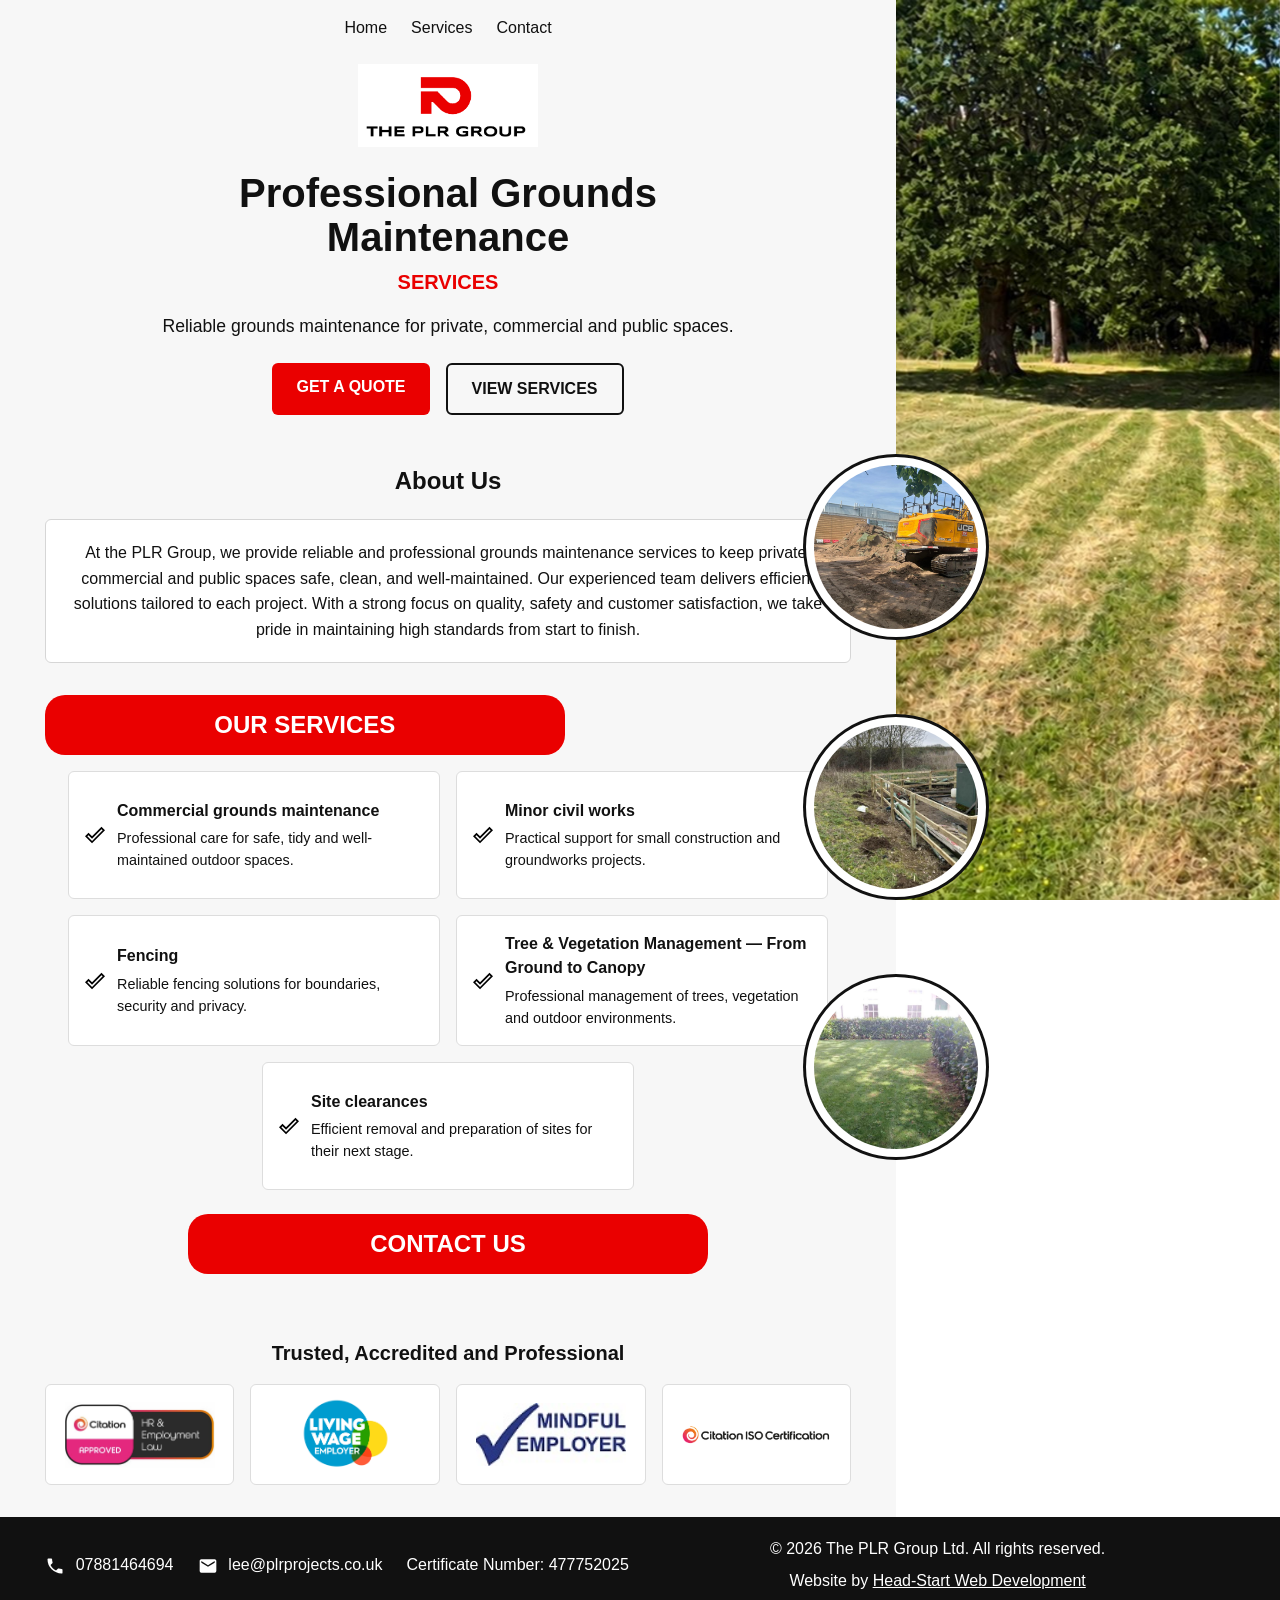
<file: index.html>
<!DOCTYPE html>
<html lang="en">
<head>
    <meta charset="UTF-8">
    <meta name="author" content="Ryan Thornton">
    <meta name="viewport" content="width=device-width, initial-scale=1.0">
    <title>PLRProjects.co.uk | Professional Grounds Maintenance</title>
    <meta name="description" content="The PLR Group provides professional grounds maintenance, minor civil works and site services for private, commercial and public spaces.">
    <meta name="robots" content="index, follow">
    <link rel="canonical" href="https://plrprojects.co.uk/">
    <meta property="og:type" content="website">
    <meta property="og:site_name" content="PLRProjects.co.uk">
    <meta property="og:title" content="PLRProjects.co.uk | Professional Grounds Maintenance">
    <meta property="og:description" content="Reliable grounds maintenance, minor civil works and site services from The PLR Group.">
    <meta property="og:url" content="https://plrprojects.co.uk/">
    <meta property="og:image" content="https://plrprojects.co.uk/images/home/transparent_logo.png">
    <meta property="og:image:alt" content="The PLR Group logo">
    <meta name="twitter:card" content="summary">
    <meta name="twitter:title" content="PLRProjects.co.uk | Professional Grounds Maintenance">
    <meta name="twitter:description" content="Reliable grounds maintenance, minor civil works and site services from The PLR Group.">
    <meta name="twitter:image" content="https://plrprojects.co.uk/images/home/transparent_logo.png">
    <meta name="twitter:image:alt" content="The PLR Group logo">
    <link rel="stylesheet" href="styles.css">
    <script type="application/ld+json">
    {
        "@context": "https://schema.org",
        "@graph": [
            {
                "@type": "Organization",
                "@id": "https://plrprojects.co.uk/#organization",
                "name": "The PLR Group Ltd",
                "url": "https://plrprojects.co.uk/",
                "logo": "https://plrprojects.co.uk/images/home/transparent_logo.png",
                "email": "lee@plrprojects.co.uk",
                "telephone": "+44 7881 464694",
                "contactPoint": {
                    "@type": "ContactPoint",
                    "contactType": "customer service",
                    "email": "lee@plrprojects.co.uk",
                    "telephone": "+44 7881 464694"
                }
            },
            {
                "@type": "WebSite",
                "@id": "https://plrprojects.co.uk/#website",
                "url": "https://plrprojects.co.uk/",
                "name": "PLRProjects.co.uk",
                "publisher": {
                    "@id": "https://plrprojects.co.uk/#organization"
                }
            }
        ]
    }
    </script>
</head>
<body>
<header class="main-header hero">
    <nav>
        <ul>
            <li><a href="index.html">Home</a></li>
            <li><a href="services.html">Services</a></li>
            <li><a href="contact.html">Contact</a></li>
        </ul>
    </nav>
    <div class="hero-content">
        <img class="logo" id="logo" src="./images/home/logo.png" alt="The PLR Group logo" width="2309" height="1060" decoding="async">
        <h1 class="main-heading">Professional Grounds Maintenance</h1>
        <p class="sub-heading">SERVICES</p>
        <p class="hero-intro">Reliable grounds maintenance for private, commercial and public spaces.</p>
        <div class="hero-actions">
            <a class="button-primary" href="contact.html">Get a Quote</a>
            <a class="button-secondary" href="services.html">View Services</a>
        </div>
    </div>
</header>
<main>
    <section class="about-section" aria-labelledby="about-heading">
        <h2 id="about-heading" class="section-heading">About Us</h2>
        <p class="about-copy">At the PLR Group, we provide reliable and professional grounds maintenance services to keep private, commercial and 
            public spaces safe, clean, and well-maintained. Our experienced team delivers efficient solutions tailored to each project.
            With a strong focus on quality, safety and customer satisfaction, we take pride in maintaining high standards from start to finish.
        </p>
    </section>
    <section class="our-services" aria-label="Our services">
        <div class="section-heading">
            <a class="section-button" href="services.html">Our Services</a>
            <div class="service-list">
                <article class="service-card">
                    <img src="./images/svgs/check-outline.svg" alt="" width="24" height="24" decoding="async">
                    <div>
                        <h3>Commercial grounds maintenance</h3>
                        <p>Professional care for safe, tidy and well-maintained outdoor spaces.</p>
                    </div>
                </article>
                <article class="service-card">
                    <img src="./images/svgs/check-outline.svg" alt="" width="24" height="24" decoding="async">
                    <div>
                        <h3>Minor civil works</h3>
                        <p>Practical support for small construction and groundworks projects.</p>
                    </div>
                </article>
                <article class="service-card">
                    <img src="./images/svgs/check-outline.svg" alt="" width="24" height="24" decoding="async">
                    <div>
                        <h3>Fencing</h3>
                        <p>Reliable fencing solutions for boundaries, security and privacy.</p>
                    </div>
                </article>
                <article class="service-card">
                    <img src="./images/svgs/check-outline.svg" alt="" width="24" height="24" decoding="async">
                    <div>
                        <h3>Tree &amp; Vegetation Management — From Ground to Canopy</h3>
                        <p>Professional management of trees, vegetation and outdoor environments.</p>
                    </div>
                </article>
                <article class="service-card">
                    <img src="./images/svgs/check-outline.svg" alt="" width="24" height="24" decoding="async">
                    <div>
                        <h3>Site clearances</h3>
                        <p>Efficient removal and preparation of sites for their next stage.</p>
                    </div>
                </article>
            </div>
        </div>
    </section>
    <div class="cta">
        <a class="button-primary" href="contact.html">Contact Us</a>
    </div>
    <section class="trust-section" aria-labelledby="trust-heading">
        <h2 id="trust-heading">Trusted, Accredited and Professional</h2>
        <div class="trust-grid">
            <div class="trust-card">
                <img src="./images/home/hr law.png" alt="HR Law accreditation" width="611" height="268" loading="lazy" decoding="async">
            </div>
            <div class="trust-card">
                <img src="./images/home/living_wage.png" alt="Living Wage accreditation" width="825" height="678" loading="lazy" decoding="async">
            </div>
            <div class="trust-card">
                <img src="./images/home/mindful_employer.png" alt="Mindful Employer accreditation" width="121" height="51" loading="lazy" decoding="async">
            </div>
            <div class="trust-card">
                <img src="./images/home/iso_cert.png" alt="ISO certification" width="1792" height="292" loading="lazy" decoding="async">
            </div>
        </div>
    </section>
</main>

<section class="machine-gallery" aria-label="Recent project work and equipment">
    <div class="machine-circle">
        <img src="./images/home/jcb.jpg" alt="JCB excavator at work" width="1600" height="1200" loading="lazy" decoding="async">
    </div>
    <div class="machine-circle">
        <img src="./images/home/defra-fence-photo-2.jpg" alt="Fence installation beside a rural drainage area" width="851" height="1027" loading="lazy" decoding="async">
    </div>
    <div class="machine-circle">
        <img src="./images/home/lower-mill-apartments-cut-grass-photo-1.jpg" alt="Freshly cut grass and maintained planting at Lower Mill Apartments" width="855" height="877" loading="lazy" decoding="async">
    </div>
</section>

<footer class="footer-section">
            <div class="footer-bottom">
                <div class="contact-info">
<p><img src="./images/svgs/phone.svg" alt="Telephone" width="24" height="24" loading="lazy" decoding="async"> 07881464694</p>
<p><img src="./images/svgs/email.svg" alt="Email" width="24" height="24" loading="lazy" decoding="async"> lee@plrprojects.co.uk</p>
<p>Certificate Number: 477752025</p>
</div>
            <p>&copy; <span id="year"></span> The PLR Group Ltd. All rights reserved.</p>
            <p>Website by <a href="https://www.head-startwebdevelopment.co.uk" target="_blank" rel="noopener noreferrer">Head-Start Web Development</a></p>
        </div>
</footer>
<script src="script.js"></script>
</body>
</html>
</file>
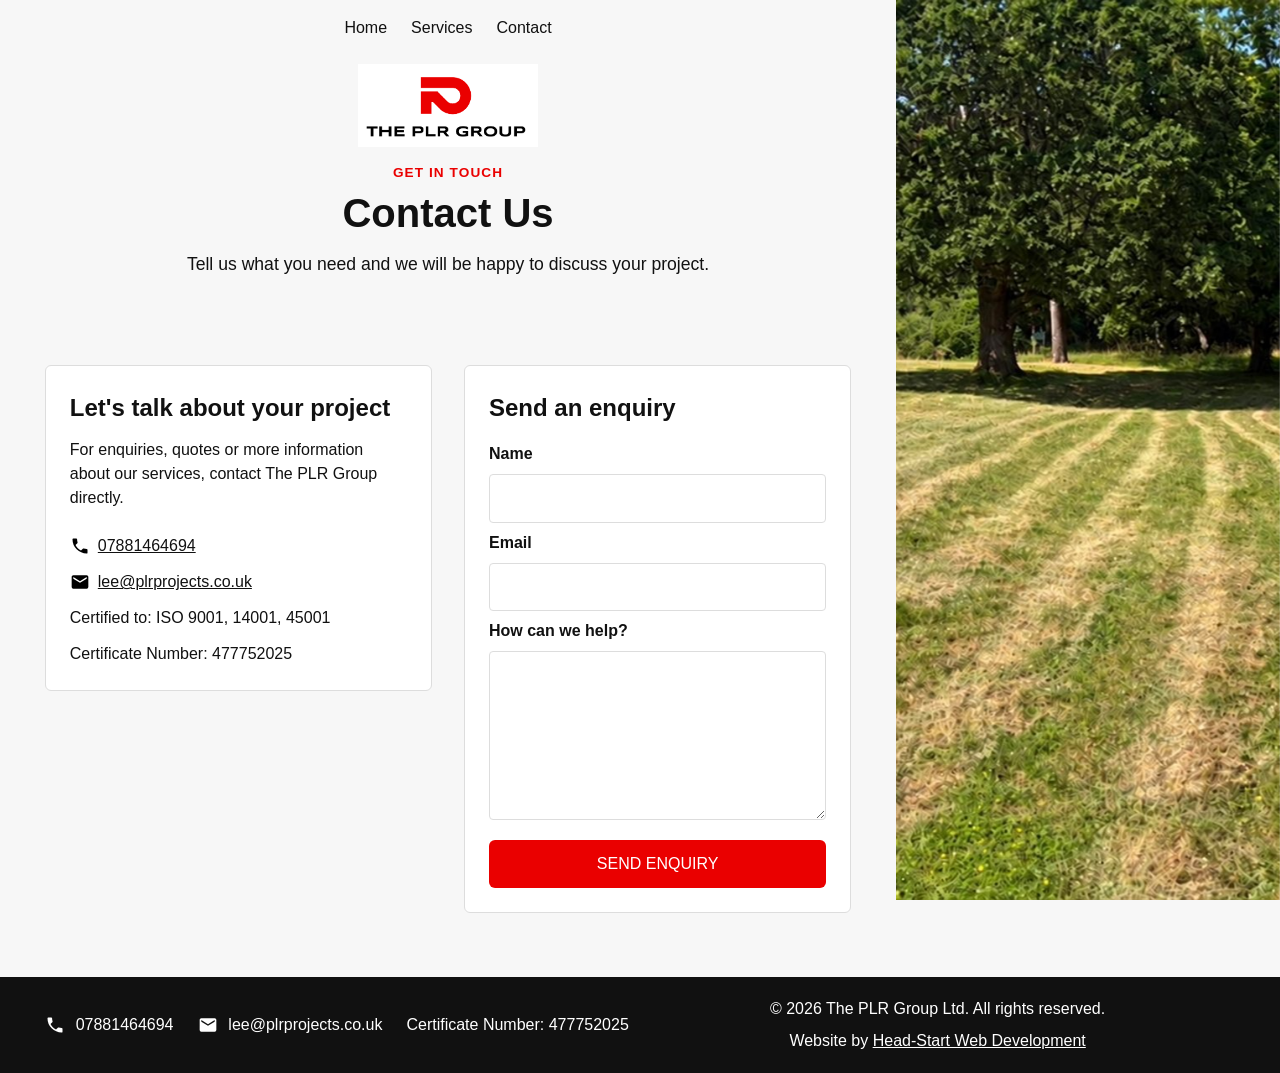
<file: contact.html>
<!DOCTYPE html>
<html lang="en">
<head>
    <meta charset="UTF-8">
    <meta name="author" content="Ryan Thornton">
    <meta name="viewport" content="width=device-width, initial-scale=1.0">
    <title>Contact | PLRProjects.co.uk</title>
    <meta name="description" content="Contact The PLR Group for grounds maintenance, minor civil works and site service enquiries or quotes.">
    <meta name="robots" content="index, follow">
    <link rel="canonical" href="https://plrprojects.co.uk/contact.html">
    <meta property="og:type" content="website">
    <meta property="og:site_name" content="PLRProjects.co.uk">
    <meta property="og:title" content="Contact | PLRProjects.co.uk">
    <meta property="og:description" content="Contact The PLR Group for grounds maintenance, minor civil works and site service enquiries or quotes.">
    <meta property="og:url" content="https://plrprojects.co.uk/contact.html">
    <meta property="og:image" content="https://plrprojects.co.uk/images/home/transparent_logo.png">
    <meta property="og:image:alt" content="The PLR Group logo">
    <meta name="twitter:card" content="summary">
    <meta name="twitter:title" content="Contact | PLRProjects.co.uk">
    <meta name="twitter:description" content="Contact The PLR Group for grounds maintenance, minor civil works and site service enquiries or quotes.">
    <meta name="twitter:image" content="https://plrprojects.co.uk/images/home/transparent_logo.png">
    <meta name="twitter:image:alt" content="The PLR Group logo">
    <link rel="stylesheet" href="styles.css">
</head>
<body class="contact-page">
<header class="page-header">
    <nav aria-label="Main navigation">
        <ul>
            <li><a href="index.html">Home</a></li>
            <li><a href="services.html">Services</a></li>
            <li><a href="contact.html">Contact</a></li>
        </ul>
    </nav>
    <div class="page-hero">
        <img class="logo" src="./images/home/logo.png" alt="The PLR Group logo" width="2309" height="1060" decoding="async">
        <p class="page-kicker">Get in touch</p>
        <h1>Contact Us</h1>
        <p>Tell us what you need and we will be happy to discuss your project.</p>
    </div>
</header>

<main class="contact-main">
    <section class="contact-layout" aria-labelledby="contact-heading">
        <div class="contact-details">
            <h2 id="contact-heading">Let's talk about your project</h2>
            <p>For enquiries, quotes or more information about our services, contact The PLR Group directly.</p>
            <div class="contact-methods">
                <p><img src="./images/svgs/phone.svg" alt="" width="24" height="24" decoding="async"> <a href="tel:07881464694">07881464694</a></p>
                <p><img src="./images/svgs/email.svg" alt="" width="24" height="24" decoding="async"> <a href="mailto:lee@plrprojects.co.uk">lee@plrprojects.co.uk</a></p>
                <p>Certified to: ISO 9001, 14001, 45001</p>
                <p>Certificate Number: 477752025</p>
            </div>
        </div>

        <form class="contact-form" action="mailto:lee@plrprojects.co.uk" method="post" enctype="text/plain">
            <h2>Send an enquiry</h2>
            <label for="name">Name</label>
            <input id="name" name="Name" type="text" autocomplete="name" required>

            <label for="email">Email</label>
            <input id="email" name="Email" type="email" autocomplete="email" required>

            <label for="message">How can we help?</label>
            <textarea id="message" name="Message" rows="6" required></textarea>

            <button class="button-primary" type="submit">Send enquiry</button>
        </form>
    </section>
</main>

<footer class="footer-section">
    <div class="footer-bottom">
        <div class="contact-info">
            <p><img src="./images/svgs/phone.svg" alt="Telephone" width="24" height="24" loading="lazy" decoding="async"> 07881464694</p>
            <p><img src="./images/svgs/email.svg" alt="Email" width="24" height="24" loading="lazy" decoding="async"> lee@plrprojects.co.uk</p>
            <p>Certificate Number: 477752025</p>
        </div>
        <p>&copy; <span id="year"></span> The PLR Group Ltd. All rights reserved.</p>
        <p>Website by <a href="https://www.head-startwebdevelopment.co.uk" target="_blank" rel="noopener noreferrer">Head-Start Web Development</a></p>
    </div>
</footer>
<script src="script.js"></script>
</body>
</html>
</file>
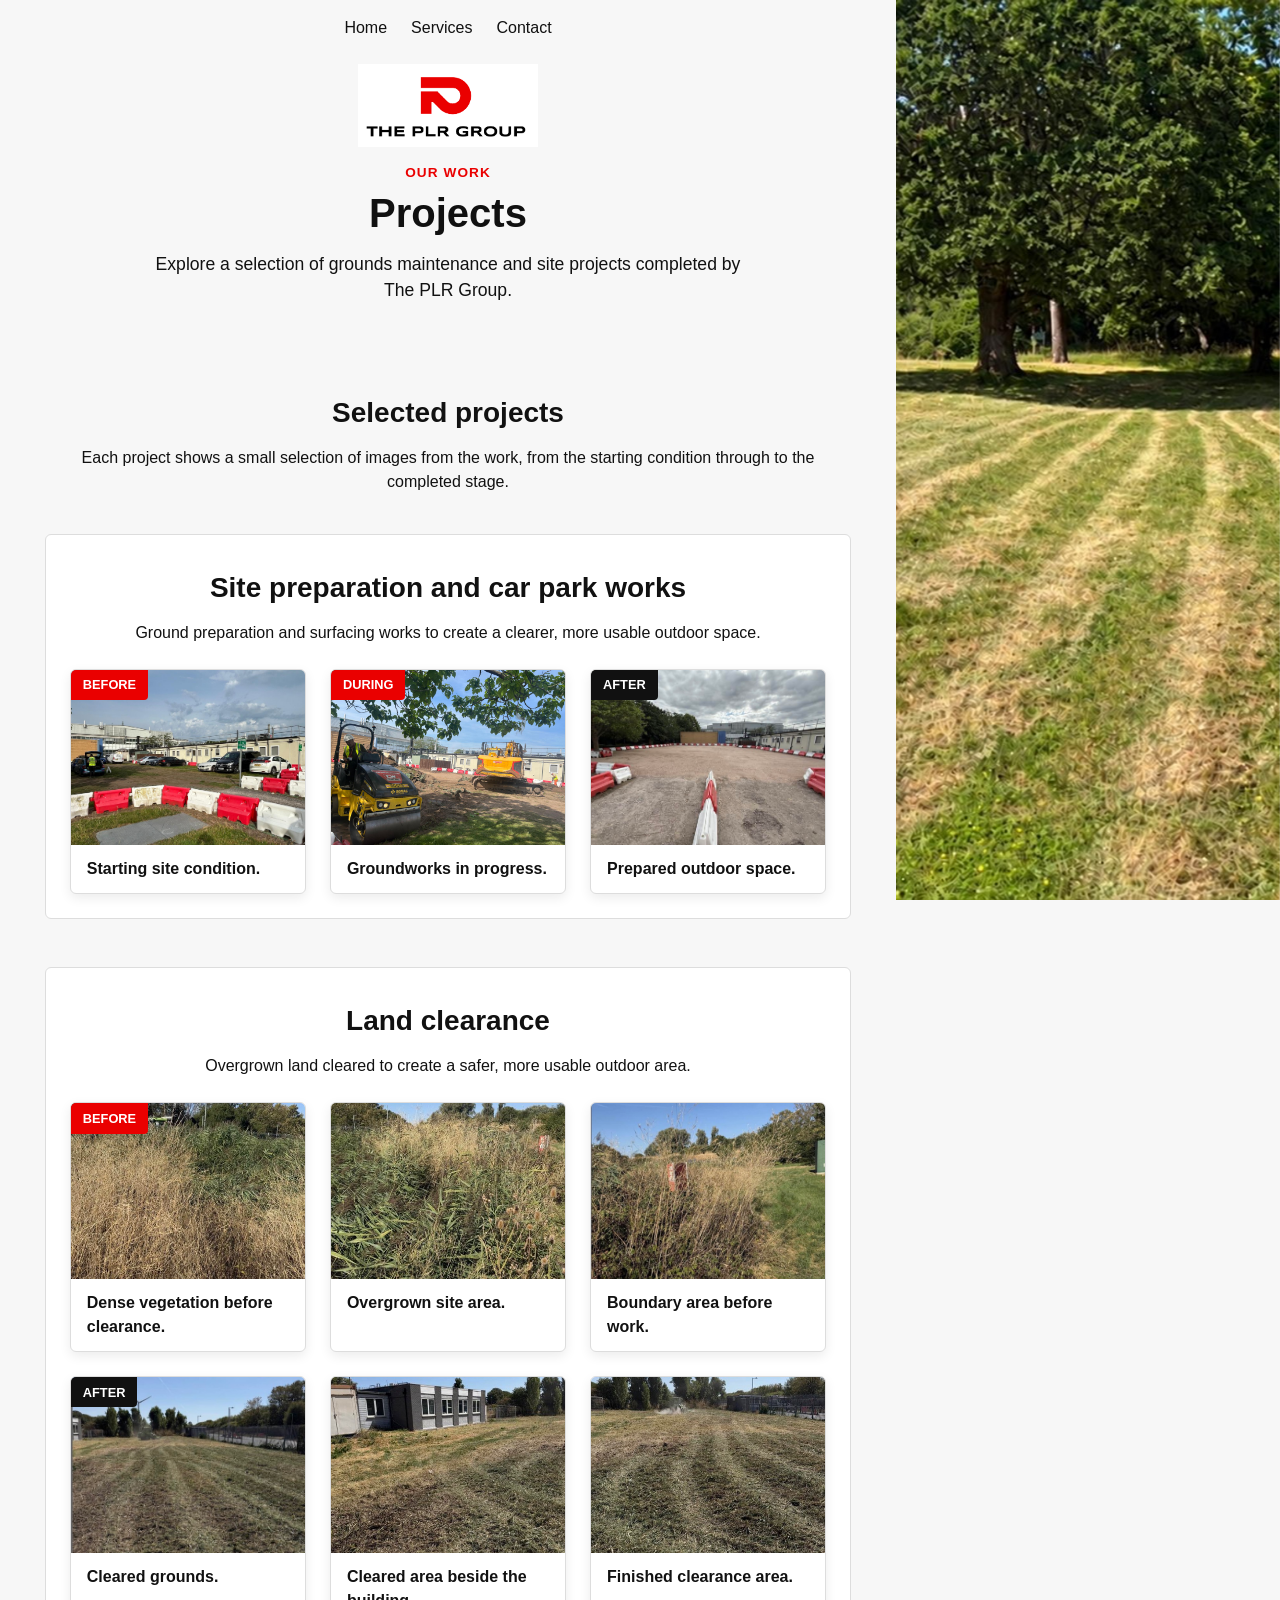
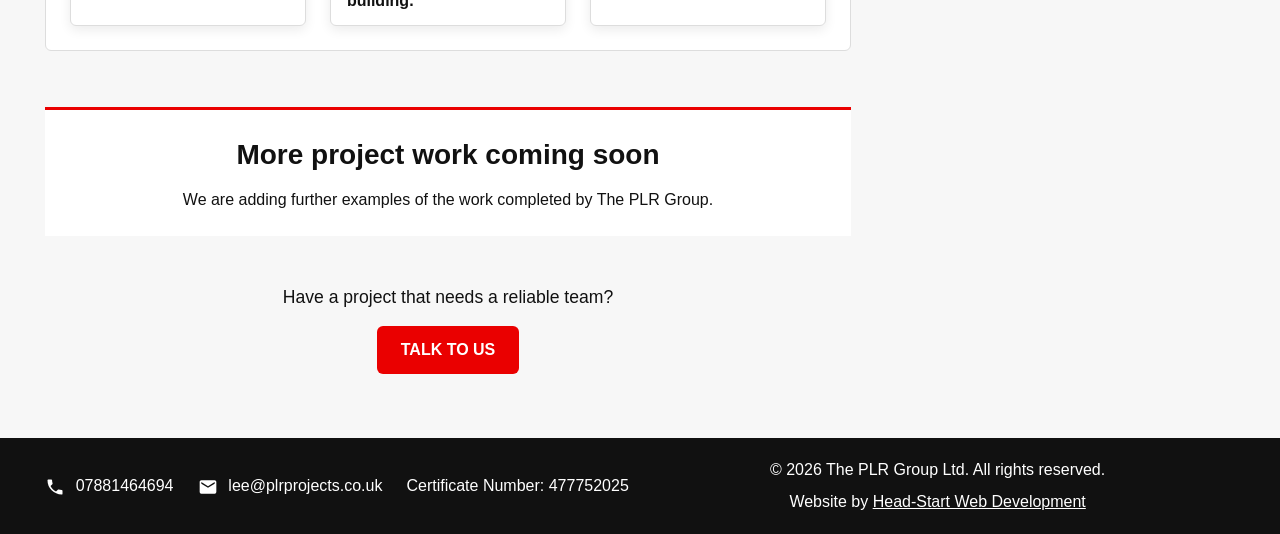
<file: services.html>
<!DOCTYPE html>
<html lang="en">
<head>
    <meta charset="UTF-8">
    <meta name="author" content="Ryan Thornton">
    <meta name="viewport" content="width=device-width, initial-scale=1.0">
    <title>Grounds Maintenance Projects | PLRProjects.co.uk</title>
    <meta name="description" content="View selected grounds maintenance, ground preparation and site projects completed by The PLR Group.">
    <meta name="robots" content="index, follow">
    <link rel="canonical" href="https://plrprojects.co.uk/services.html">
    <meta property="og:type" content="website">
    <meta property="og:site_name" content="PLRProjects.co.uk">
    <meta property="og:title" content="Grounds Maintenance Projects | PLRProjects.co.uk">
    <meta property="og:description" content="View selected grounds maintenance, ground preparation and site projects completed by The PLR Group.">
    <meta property="og:url" content="https://plrprojects.co.uk/services.html">
    <meta property="og:image" content="https://plrprojects.co.uk/images/home/transparent_logo.png">
    <meta property="og:image:alt" content="The PLR Group logo">
    <meta name="twitter:card" content="summary">
    <meta name="twitter:title" content="Grounds Maintenance Projects | PLRProjects.co.uk">
    <meta name="twitter:description" content="View selected grounds maintenance, ground preparation and site projects completed by The PLR Group.">
    <meta name="twitter:image" content="https://plrprojects.co.uk/images/home/transparent_logo.png">
    <meta name="twitter:image:alt" content="The PLR Group logo">
    <link rel="stylesheet" href="styles.css">
</head>
<body class="services-page">
<header class="page-header">
    <nav aria-label="Main navigation">
        <ul>
            <li><a href="index.html">Home</a></li>
            <li><a href="services.html">Services</a></li>
            <li><a href="contact.html">Contact</a></li>
        </ul>
    </nav>
    <div class="page-hero">
        <img class="logo" src="./images/home/logo.png" alt="The PLR Group logo" width="2309" height="1060" decoding="async">
        <p class="page-kicker">Our work</p>
        <h1>Projects</h1>
        <p>Explore a selection of grounds maintenance and site projects completed by The PLR Group.</p>
    </div>
</header>

<main class="services-main">
    <section class="project-intro" aria-labelledby="project-heading">
        <h2 id="project-heading">Selected projects</h2>
        <p>Each project shows a small selection of images from the work, from the starting condition through to the completed stage.</p>
    </section>

    <section class="project-list" aria-label="Completed projects">
        <article class="project-card">
            <div class="project-card-header">
                <h2>Site preparation and car park works</h2>
                <p>Ground preparation and surfacing works to create a clearer, more usable outdoor space.</p>
            </div>
            <div class="project-gallery">
                <figure class="photo-card">
                    <span class="photo-label">Before</span>
                    <img src="./images/services/carpark_before_1.jpg" alt="The site before preparation work began" width="1200" height="1600" loading="lazy" decoding="async">
                    <figcaption>Starting site condition.</figcaption>
                </figure>
                <figure class="photo-card photo-card-during">
                    <span class="photo-label">During</span>
                    <img src="./images/services/carpark_during_2.jpg" alt="Excavator and roller carrying out site preparation work" width="1600" height="1200" loading="lazy" decoding="async">
                    <figcaption>Groundworks in progress.</figcaption>
                </figure>
                <figure class="photo-card photo-card-after">
                    <span class="photo-label">After</span>
                    <img src="./images/services/carpark_after_1.jpg" alt="The prepared site after the main groundworks" width="1075" height="761" loading="lazy" decoding="async">
                    <figcaption>Prepared outdoor space.</figcaption>
                </figure>
            </div>
        </article>
        <article class="project-card">
            <div class="project-card-header">
                <h2>Land clearance</h2>
                <p>Overgrown land cleared to create a safer, more usable outdoor area.</p>
            </div>
            <div class="project-gallery">
                <figure class="photo-card">
                    <span class="photo-label">Before</span>
                    <img src="./images/services/land_before1.jpg" alt="Overgrown land before clearance work began" width="1200" height="1600" loading="lazy" decoding="async">
                    <figcaption>Dense vegetation before clearance.</figcaption>
                </figure>
                <figure class="photo-card">
                    <img src="./images/services/land_before2.jpg" alt="Overgrown site before land clearance" width="1200" height="1600" loading="lazy" decoding="async">
                    <figcaption>Overgrown site area.</figcaption>
                </figure>
                <figure class="photo-card">
                    <img src="./images/services/land_before3.jpg" alt="Overgrown boundary area before clearance" width="1200" height="1600" loading="lazy" decoding="async">
                    <figcaption>Boundary area before work.</figcaption>
                </figure>
                <figure class="photo-card photo-card-after">
                    <span class="photo-label">After</span>
                    <img src="./images/services/land_after1.jpg" alt="Cleared grounds after land clearance work" width="1200" height="1600" loading="lazy" decoding="async">
                    <figcaption>Cleared grounds.</figcaption>
                </figure>
                <figure class="photo-card photo-card-after">
                    <img src="./images/services/land_after2.jpg" alt="Cleared area beside the building after clearance work" width="1200" height="1600" loading="lazy" decoding="async">
                    <figcaption>Cleared area beside the building.</figcaption>
                </figure>
                <figure class="photo-card photo-card-after">
                    <img src="./images/services/land_after3.jpg" alt="Finished land clearance area after the work was completed" width="1200" height="1600" loading="lazy" decoding="async">
                    <figcaption>Finished clearance area.</figcaption>
                </figure>
            </div>
        </article>
    </section>

    <section class="project-note" aria-label="More project work">
        <h2>More project work coming soon</h2>
        <p>We are adding further examples of the work completed by The PLR Group.</p>
    </section>

    <div class="page-cta">
        <p>Have a project that needs a reliable team?</p>
        <a class="button-primary" href="contact.html">Talk to us</a>
    </div>
</main>

<footer class="footer-section">
    <div class="footer-bottom">
        <div class="contact-info">
            <p><img src="./images/svgs/phone.svg" alt="Telephone" width="24" height="24" loading="lazy" decoding="async"> 07881464694</p>
            <p><img src="./images/svgs/email.svg" alt="Email" width="24" height="24" loading="lazy" decoding="async"> lee@plrprojects.co.uk</p>
            <p>Certificate Number: 477752025</p>
        </div>
        <p>&copy; <span id="year"></span> The PLR Group Ltd. All rights reserved.</p>
        <p>Website by <a href="https://www.head-startwebdevelopment.co.uk" target="_blank" rel="noopener noreferrer">Head-Start Web Development</a></p>
    </div>
</footer>
<script src="script.js"></script>
</body>
</html>
</file>
<file: styles.css>
:root {
    --color-text: #111111;
    --footer-text: #ffffff;
    --color-background: #ffffff;
    --color-highlight: #EA0000;
    --color-panel: #F5F5F5;
    --color-border: #DDDDDD;
}

* {
    box-sizing: border-box;
}

body {
    position: relative;
    min-height: 100vh;
    margin: 0;
    padding-right: 30vw;
    overflow-x: hidden;
    color: var(--color-text);
    background-color: var(--color-background);
    font-family: Arial, sans-serif;
    line-height: 1.5;
    display: flex;
    flex-direction: column;
}

body::after {
    position: fixed;
    top: 0;
    right: 0;
    bottom: 0;
    z-index: 0;
    width: 30vw;
    background-image: url("./images/home/right_side_optimized.jpg");
    background-position: center center;
    background-size: cover;
    background-repeat: no-repeat;
    content: "";
    pointer-events: none;
}

body > * {
    position: relative;
    z-index: 1;
}

img {
    max-width: 100%;
    height: auto;
}

main {
    width: 100%;
    margin: 0;
    padding: 2rem 5%;
    background-color: #f7f7f7;
    flex: 1;
}

header,
.main-header {
    padding: 1rem 5%;
    background-color: #f7f7f7;
    text-align: center;
}

nav ul {
    display: flex;
    justify-content: center;
    gap: 1.5rem;
    margin: 0;
    padding: 0;
    list-style: none;
}

nav a {
    color: var(--color-text);
    text-decoration: none;
}

nav a:hover,
nav a:focus {
    color: var(--color-highlight);
}

.logo,
#logo {
    display: block;
    width: 180px;
    margin: 1.5rem auto;
}

.main-heading,
.sub-heading {
    display: block;
    font-weight: bold;
}

.main-heading {
    max-width: 650px;
    margin: 1rem auto 0;
    font-size: 2.5rem;
    line-height: 1.1;
    color: var(--color-text);
}

.sub-heading {
    margin: 0.5rem 0 0;
    color: var(--color-highlight);
    font-size: 1.25rem;
    font-weight: bold;
}

.hero-content {
    max-width: 760px;
    margin: 0 auto;
}

.hero-intro {
    max-width: 600px;
    margin: 1rem auto 0;
    font-size: 1.1rem;
}

.hero-actions {
    display: flex;
    justify-content: center;
    gap: 1rem;
    margin-top: 1.5rem;
}

.button-primary,
.button-secondary,
.section-button {
    display: inline-block;
    padding: 0.75rem 1.5rem;
    border-radius: 6px;
    font-weight: bold;
    text-align: center;
    text-decoration: none;
    text-transform: uppercase;
}

.button-primary,
.section-button {
    background-color: var(--color-highlight);
    color: var(--color-background);
}

.button-secondary {
    border: 2px solid var(--color-text);
    color: var(--color-text);
}

.button-primary:hover,
.button-primary:focus,
.section-button:hover,
.section-button:focus {
    background-color: var(--color-text);
}

.button-secondary:hover,
.button-secondary:focus {
    border-color: var(--color-highlight);
    color: var(--color-highlight);
}

.section-heading {
    margin-top: 0;
    text-align: center;
}

.about-copy {
    max-width: 820px;
    margin: 1rem auto 0;
    padding: 1.25rem 1.5rem;
    border: 1px solid #d6d6d6;
    border-radius: 6px;
    background-color: var(--color-background);
    line-height: 1.6;
    text-align: center;
}

.images-bottom {
    display: flex;
    flex-wrap: wrap;
    justify-content: center;
    gap: 1rem;
    margin-top: 2rem;
}

.images-bottom img {
    width: 150px;
    object-fit: contain;
}

.page-header {
    padding-bottom: 2.5rem;
}

.services-page {
    background-color: #f7f7f7;
}

.page-hero {
    max-width: 760px;
    margin: 0 auto;
}

.page-hero .logo {
    margin-bottom: 1rem;
}

.page-kicker {
    margin: 0;
    color: var(--color-highlight);
    font-size: 0.85rem;
    font-weight: bold;
    letter-spacing: 0.08em;
    text-transform: uppercase;
}

.page-hero h1 {
    margin: 0.5rem 0 0;
    font-size: 2.5rem;
    line-height: 1.1;
}

.page-hero > p:last-child {
    max-width: 600px;
    margin: 1rem auto 0;
    font-size: 1.1rem;
}

.services-main {
    width: min(100%, 1100px);
    margin: 0 auto;
    padding: 3rem 5% 4rem;
}

.project-intro {
    max-width: 760px;
    margin: 0 auto 2.5rem;
    text-align: center;
}

.project-intro h2,
.project-card h2,
.project-note h2 {
    margin: 0;
    font-size: 1.75rem;
}

.project-intro p {
    margin: 0.75rem 0 0;
}

.project-list {
    display: grid;
    gap: 3rem;
}

.project-card {
    padding: 1.5rem;
    border: 1px solid var(--color-border);
    border-radius: 6px;
    background-color: var(--color-background);
}

.project-card-header {
    max-width: 700px;
    margin: 0 auto 1.5rem;
    text-align: center;
}

.project-number {
    margin: 0;
    color: var(--color-highlight);
    font-size: 0.85rem;
    font-weight: bold;
    letter-spacing: 0.08em;
    text-transform: uppercase;
}

.project-card-header h2 {
    margin-top: 0.5rem;
}

.project-card-header p:last-child {
    margin: 0.75rem 0 0;
}

.project-gallery {
    display: grid;
    grid-template-columns: repeat(3, minmax(0, 1fr));
    gap: 1.5rem;
}

.photo-card {
    position: relative;
    margin: 0;
    overflow: hidden;
    border: 1px solid var(--color-border);
    border-radius: 6px;
    background-color: var(--color-background);
    box-shadow: 0 4px 12px rgba(0, 0, 0, 0.08);
}

.photo-card img {
    display: block;
    width: 100%;
    aspect-ratio: 4 / 3;
    object-fit: cover;
}

.photo-card figcaption {
    padding: 0.75rem 1rem;
    font-weight: bold;
}

.photo-label {
    position: absolute;
    top: 0;
    left: 0;
    z-index: 1;
    padding: 0.35rem 0.75rem;
    border-radius: 0 0 4px 0;
    background-color: var(--color-highlight);
    color: var(--color-background);
    font-size: 0.8rem;
    font-weight: bold;
    text-transform: uppercase;
}

.photo-card-after .photo-label {
    background-color: var(--color-text);
}

.project-note {
    margin-top: 3.5rem;
    padding: 1.5rem;
    border-top: 3px solid var(--color-highlight);
    background-color: var(--color-background);
    text-align: center;
}

.project-note p {
    margin: 0.75rem 0 0;
}

.page-cta {
    margin-top: 3rem;
    text-align: center;
}

.page-cta p {
    margin: 0 0 1rem;
    font-size: 1.1rem;
}

.contact-page {
    background-color: #f7f7f7;
}

.contact-main {
    width: min(100%, 1000px);
    margin: 0 auto;
    padding: 3rem 5% 4rem;
    background-color: #f7f7f7;
}

.contact-layout {
    display: grid;
    grid-template-columns: repeat(2, minmax(0, 1fr));
    gap: 2rem;
    align-items: start;
}

.contact-details,
.contact-form {
    padding: 1.5rem;
    border: 1px solid var(--color-border);
    border-radius: 6px;
    background-color: var(--color-background);
}

.contact-details h2,
.contact-form h2 {
    margin: 0;
    font-size: 1.5rem;
}

.contact-details > p {
    margin: 0.75rem 0 0;
}

.contact-methods {
    display: grid;
    gap: 0.75rem;
    margin-top: 1.5rem;
}

.contact-methods p {
    display: flex;
    align-items: center;
    gap: 0.5rem;
    margin: 0;
}

.contact-methods img {
    width: 1.25rem;
    height: 1.25rem;
}

.contact-methods a {
    color: var(--color-text);
}

.contact-form {
    display: grid;
    gap: 0.5rem;
}

.contact-form h2 {
    margin-bottom: 0.5rem;
}

.contact-form label {
    font-weight: bold;
}

.contact-form input,
.contact-form textarea {
    width: 100%;
    padding: 0.7rem;
    border: 1px solid var(--color-border);
    border-radius: 4px;
    color: var(--color-text);
    font: inherit;
}

.contact-form textarea {
    resize: vertical;
}

.contact-form button {
    margin-top: 0.75rem;
    border: 0;
    cursor: pointer;
    font: inherit;
}

.contact-form button:hover,
.contact-form button:focus {
    background-color: var(--color-text);
}

.our-services {
    width: 100%;
    margin: 2rem 0 0;
}

.our-services .section-heading {
    text-align: center;
}

.our-services .section-heading > a {
    display: block;
    width: min(100%, 520px);
    padding: 0.75rem 1rem;
    margin: 0 0 1rem;
    background-color: #EA0000;
    border-radius: 20px;
    color: var(--color-background);
    font-size: 1.5rem;
    font-weight: bold;
    text-align: center;
    text-decoration: none;
    text-transform: uppercase;
}

.service-list {
    display: grid;
    grid-template-columns: repeat(2, minmax(0, 1fr));
    gap: 1rem;
    width: min(100%, 760px);
    margin: 0 auto;
    padding: 0;
}

.service-card {
    display: flex;
    align-items: center;
    gap: 0.75rem;
    min-height: 8rem;
    padding: 1rem;
    border: 1px solid var(--color-border);
    border-radius: 6px;
    background-color: var(--color-background);
    text-align: left;
}

.service-card:last-child {
    grid-column: 1 / -1;
    width: calc(50% - 0.5rem);
    justify-self: center;
}

.service-card img {
    flex: 0 0 1.25rem;
    width: 1.25rem;
    height: 1.25rem;
}

.service-card h3 {
    margin: 0;
    font-size: 1rem;
}

.service-card p {
    margin: 0.35rem 0 0;
    font-size: 0.9rem;
}

.cta {
    width: min(100%, 520px);
    margin: 1.5rem auto 0;
}

.cta > a {
    display: block;
    width: 100%;
    padding: 0.75rem 1rem;
    margin-bottom: 1rem;
    background-color: #EA0000;
    border-radius: 20px;
    color: var(--color-background);
    font-size: 1.5rem;
    font-weight: bold;
    text-align: center;
    text-decoration: none;
    text-transform: uppercase;
}
.machine-gallery {
    position: absolute;
    top: 50%;
    right: 30vw;
    z-index: 2;
    display: flex;
    flex-direction: column;
    align-items: center;
    gap: 5rem;
    width: 180px;
    margin: 0;
    transform: translate(50%, -50%);
}

.machine-circle {
    flex: 0 0 180px;
    width: 180px;
    height: 180px;
    overflow: hidden;
    border: 8px solid var(--color-background);
    border-radius: 50%;
    background-color: var(--color-background);
    box-shadow: 0 0 0 3px var(--color-text);
}

.machine-circle img {
    width: 100%;
    height: 100%;
    object-fit: cover;
}

.contact-info {
    display: flex;
    flex-wrap: wrap;
    justify-content: flex-start;
    gap: 2rem 1.5rem;
    width: min(90%, 1100px);
    margin: 0 auto;
    padding: 1rem 0;
    text-align: center;
}

.contact-info p {
    margin: 0;
}

.contact-info img {
    width: 1.25rem;
    height: 1.25rem;
    margin-right: 0.4rem;
    vertical-align: middle;
    filter: invert(1);
}

.trust-section {
    margin-top: 4rem;
    text-align: center;
}

.trust-section h2 {
    margin: 0 0 1rem;
    font-size: 1.25rem;
}

.trust-grid {
    display: grid;
    grid-template-columns: repeat(4, minmax(0, 1fr));
    gap: 1rem;
}

.trust-card {
    display: grid;
    min-height: 100px;
    place-items: center;
    padding: 0.75rem;
    border: 1px solid var(--color-border);
    border-radius: 6px;
    background-color: var(--color-background);
}

.trust-card img {
    width: 100%;
    max-width: 150px;
    max-height: 75px;
    object-fit: contain;
}

.footer-section {
    align-self: flex-start;
    width: 100vw;
    padding: 1rem 5%;
    color: var(--footer-text);
    background-color: var(--color-text);
    text-align: center;
}

.footer-bottom p {
    margin: 0.25rem 0;
}

.footer-bottom {
    display: grid;
    grid-template-columns: 1fr 1fr;
    align-items: center;
}

.footer-bottom > p {
    grid-column: 2;
}

.footer-bottom .contact-info {
    grid-row: span 2;
    grid-column: 1;
    width: auto;
    margin: 0;
    text-align: left;
}

.footer-bottom a {
    color: var(--footer-text);
}

.error-page {
    padding-right: 0;
    background-color: var(--color-panel);
}

.error-page::after {
    width: 40vw;
    opacity: 0.35;
}

.error-header {
    background-color: transparent;
}

.error-main {
    display: grid;
    width: 100%;
    min-height: calc(100vh - 220px);
    margin: 0;
    padding: 3rem 5%;
    place-items: center;
    background-color: transparent;
}

.error-card {
    width: min(100%, 620px);
    padding: 2.5rem;
    border: 1px solid var(--color-border);
    border-radius: 6px;
    background-color: var(--color-background);
    box-shadow: 0 8px 24px rgba(0, 0, 0, 0.12);
    text-align: center;
}

.error-card .logo {
    width: 140px;
    margin: 0 auto 1rem;
}

.error-code {
    margin: 0;
    color: var(--color-highlight);
    font-size: 4rem;
    font-weight: bold;
    line-height: 1;
}

.error-card h1 {
    margin: 0.75rem 0 0;
    font-size: 2rem;
}

.error-card > p:not(.error-code) {
    margin: 1rem auto 0;
    max-width: 32rem;
}

.error-actions {
    display: flex;
    justify-content: center;
    gap: 1rem;
    margin-top: 1.5rem;
}

@media (max-width: 900px) {
    body {
        padding-right: 25vw;
    }

    body::after {
        width: 25vw;
    }

    .error-page {
        padding-right: 0;
    }

    .machine-gallery {
        right: 25vw;
        gap: 2.5rem;
        width: 150px;
    }

    .machine-circle {
        flex-basis: 150px;
        width: 150px;
        height: 150px;
    }

    .service-list {
        grid-template-columns: 1fr;
        width: min(100%, 600px);
    }

    .service-card:last-child {
        grid-column: auto;
        width: 100%;
    }

    .contact-layout {
        grid-template-columns: 1fr;
    }

    .trust-grid {
        grid-template-columns: repeat(2, minmax(0, 1fr));
    }

    .project-gallery {
        grid-template-columns: 1fr;
    }

    .project-gallery {
        grid-template-columns: repeat(2, minmax(0, 1fr));
    }
}

@media (max-width: 600px) {
    body {
        padding-right: 0;
    }

    body::after {
        position: absolute;
        top: auto;
        bottom: 0;
        width: 100%;
        height: 220px;
        opacity: 0.25;
    }

    nav ul {
        flex-direction: column;
        gap: 0.5rem;
    }

    .main-heading {
        font-size: 2rem;
    }

    .page-header {
        padding-bottom: 2rem;
    }

    .page-hero h1 {
        font-size: 2rem;
    }

    .services-main {
        padding: 2rem 5% 3rem;
    }

    .project-gallery {
        grid-template-columns: 1fr;
    }

    .project-card {
        padding: 1rem;
    }

    .hero-actions {
        flex-direction: column;
        align-items: center;
    }

    .button-primary,
    .button-secondary {
        width: min(100%, 280px);
    }

    .error-page::after {
        width: 100%;
        height: 260px;
        opacity: 0.15;
    }

    .error-main {
        min-height: auto;
        padding: 2rem 5%;
    }

    .error-card {
        padding: 2rem 1.25rem;
    }

    .error-actions {
        flex-direction: column;
        align-items: center;
    }

    .machine-gallery {
        position: relative;
        top: auto;
        right: auto;
        flex-wrap: nowrap;
        width: 100%;
        gap: 2rem;
        margin: 2rem 0;
        transform: none;
    }

    .machine-circle {
        flex-basis: 150px;
        width: 150px;
        height: 150px;
    }

    .service-list {
        grid-template-columns: 1fr;
    }

    .service-card:last-child {
        grid-column: auto;
        width: 100%;
    }

    .trust-grid {
        grid-template-columns: repeat(2, minmax(0, 1fr));
    }

    .footer-bottom {
        display: block;
    }

    .footer-bottom .contact-info {
        text-align: center;
    }
}
</file>
